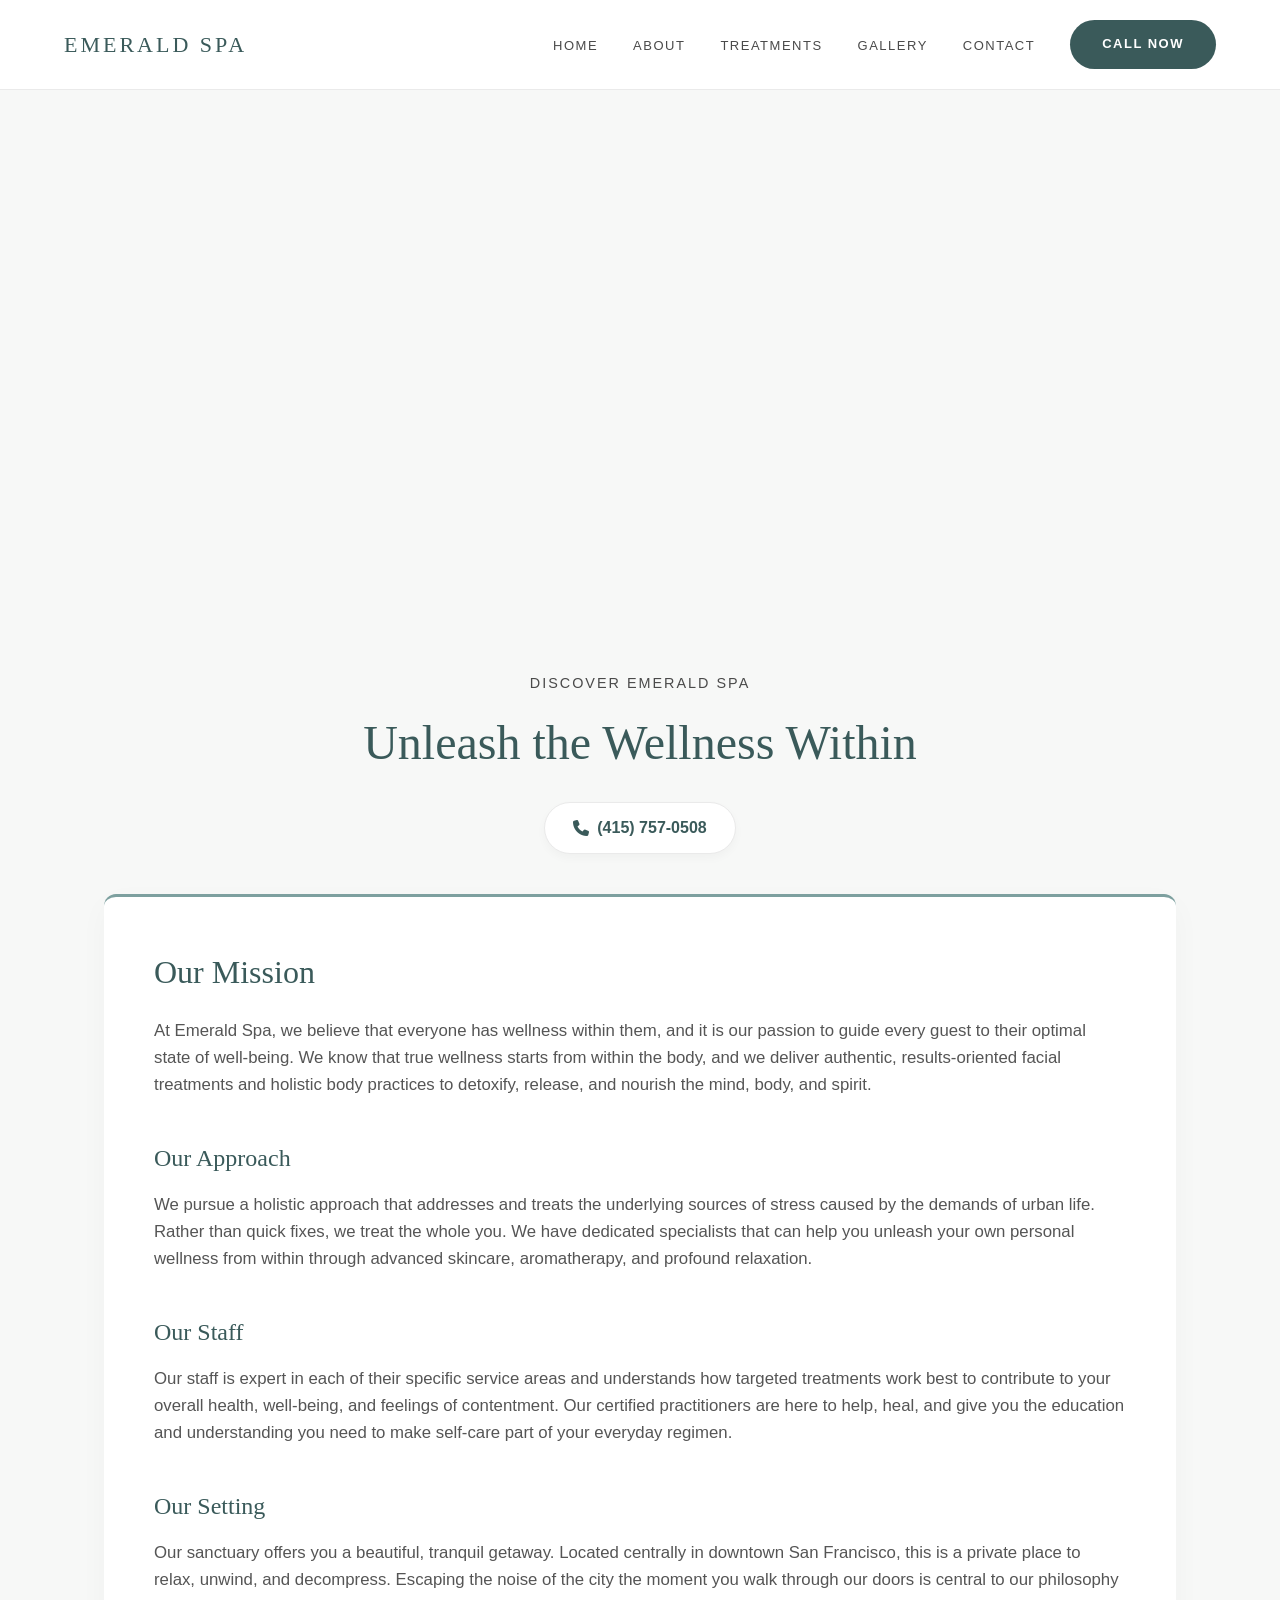
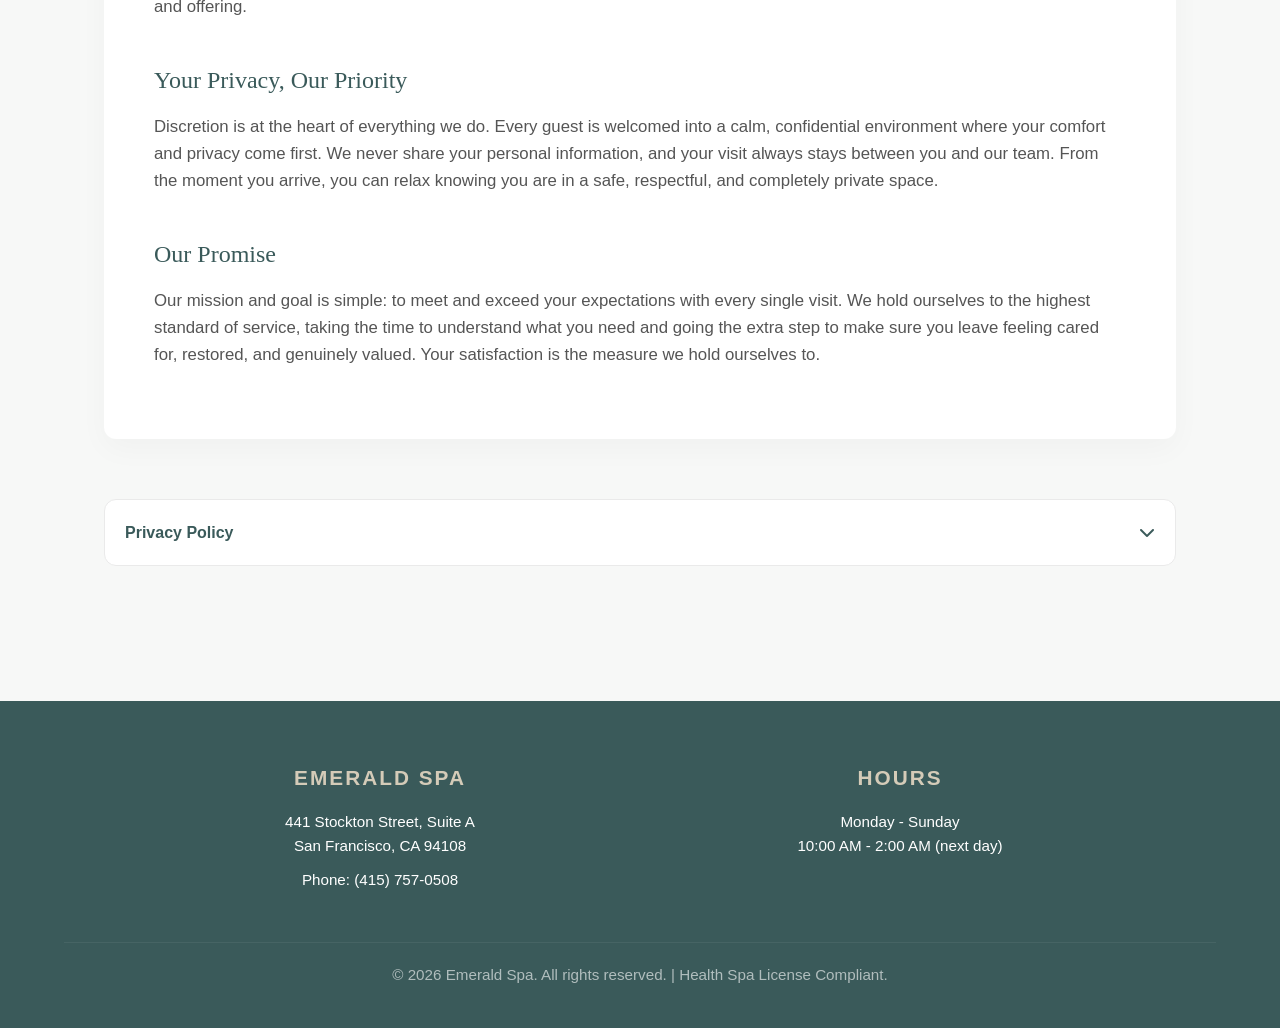
<file: about.html>
<!DOCTYPE html>
<html lang="en">
<head>
    <meta charset="UTF-8">
    <meta name="viewport" content="width=device-width, initial-scale=1.0">
    <title>About Us & Privacy Policy | Emerald Spa San Francisco</title>
    <link rel="stylesheet" href="assets/css/style.css">
    <link rel="stylesheet" href="https://cdnjs.cloudflare.com/ajax/libs/font-awesome/6.5.1/css/all.min.css">
    <style>
        .hero-about { height: 60vh; background-image: url('https://images.unsplash.com/photo-1507525428034-b723cf961d3e?q=80&w=2000'); background-size: cover; background-position: center; }
        .about-content { background: #fff; padding: 50px; border-top: 3px solid var(--ocean-soft); box-shadow: 0 10px 30px rgba(0,0,0,0.03); margin-bottom: 60px; border-radius: 12px; }
        .about-content h2 { font-size: 2rem; margin-bottom: 20px; color: var(--ocean-dark); }
        .about-content h3 { font-size: 1.5rem; margin-top: 40px; margin-bottom: 15px; color: var(--ocean-dark); }
        .about-content p { margin-bottom: 20px; font-size: 1.05rem; color: #555; }
        @media (max-width: 768px) { .about-content { padding: 30px 20px; } }
    </style>
</head>
<body>
    <header class="navbar">
        <div class="logo">Emerald Spa</div>
        <nav>
            <ul class="nav-links">
                <li><a href="index.html">Home</a></li>
                <li><a href="about.html">About</a></li>
                <li><a href="services.html">Treatments</a></li>
                <li><a href="gallery.html">Gallery</a></li>
                <li><a href="contact.html">Contact</a></li>
                <li><a href="contact.html#phone" class="btn-primary">Call Now</a></li>
            </ul>
        </nav>
        <div class="mobile-menu-btn" onclick="toggleMobileMenu()"><i class="fa-solid fa-bars"></i></div>
    </header>

    <div class="hero-about"></div>

    <main class="page-container" style="padding-top: 40px;">
        <div class="text-center" style="margin-bottom: 40px;">
            <span style="color: var(--accent); font-size: 0.9rem; text-transform: uppercase; letter-spacing: 2px;">Discover Emerald Spa</span>
            <h1 style="font-size: 3rem; margin-top: 10px;">Unleash the Wellness Within</h1>
            <a href="tel:4157570508" class="pill" style="margin-top: 20px;"><i class="fa-solid fa-phone"></i> (415) 757-0508</a>
        </div>

        <div class="about-content">
            <h2>Our Mission</h2>
            <p>At Emerald Spa, we believe that everyone has wellness within them, and it is our passion to guide every guest to their optimal state of well-being. We know that true wellness starts from within the body, and we deliver authentic, results-oriented facial treatments and holistic body practices to detoxify, release, and nourish the mind, body, and spirit.</p>
            
            <h3>Our Approach</h3>
            <p>We pursue a holistic approach that addresses and treats the underlying sources of stress caused by the demands of urban life. Rather than quick fixes, we treat the whole you. We have dedicated specialists that can help you unleash your own personal wellness from within through advanced skincare, aromatherapy, and profound relaxation.</p>
            
            <h3>Our Staff</h3>
            <p>Our staff is expert in each of their specific service areas and understands how targeted treatments work best to contribute to your overall health, well-being, and feelings of contentment. Our certified practitioners are here to help, heal, and give you the education and understanding you need to make self-care part of your everyday regimen.</p>
            
            <h3>Our Setting</h3>
            <p>Our sanctuary offers you a beautiful, tranquil getaway. Located centrally in downtown San Francisco, this is a private place to relax, unwind, and decompress. Escaping the noise of the city the moment you walk through our doors is central to our philosophy and offering.</p>

            <h3>Your Privacy, Our Priority</h3>
            <p>Discretion is at the heart of everything we do. Every guest is welcomed into a calm, confidential environment where your comfort and privacy come first. We never share your personal information, and your visit always stays between you and our team. From the moment you arrive, you can relax knowing you are in a safe, respectful, and completely private space.</p>

            <h3>Our Promise</h3>
            <p>Our mission and goal is simple: to meet and exceed your expectations with every single visit. We hold ourselves to the highest standard of service, taking the time to understand what you need and going the extra step to make sure you leave feeling cared for, restored, and genuinely valued. Your satisfaction is the measure we hold ourselves to.</p>
        </div>

        <div class="accordion">
            <div class="accordion-header" onclick="toggleAccordion(this)">
                <span>Privacy Policy</span>
                <i class="fa-solid fa-chevron-down accordion-icon"></i>
            </div>
            <div class="accordion-content">
                <p><em>Updated January 1, 2026</em></p>
                <p>Emerald Spa values its users' privacy. This Privacy Policy will help you understand how we collect and use personal information from those who visit our website or make use of our online facilities and services, and what we will and will not do with the information we collect.</p>
                
                <h4 style="margin-top: 15px; margin-bottom: 5px; color: var(--text-dark);">Information We Collect</h4>
                <p>It is always up to you whether to disclose personally identifiable information to us. We only collect the information you voluntarily provide, such as your name and phone number when you call to schedule an appointment. We collect this data solely to better understand your needs, improve our services, and contact you regarding your appointments. We do not use any third-party booking platforms.</p>
                
                <h4 style="margin-top: 15px; margin-bottom: 5px; color: var(--text-dark);">Use & Disclosure of Information</h4>
                <p>Emerald Spa does not now, nor will it in the future, sell, rent or lease any of its customer lists and/or names to any third parties. We may disclose your information only as necessary to provide services you have ordered, or as required by law.</p>
            </div>
        </div>
    </main>

    <footer>
        <div class="footer-grid">
            <div><h4>Emerald Spa</h4><p>441 Stockton Street, Suite A<br>San Francisco, CA 94108</p><p>Phone: (415) 757-0508</p></div>
            <div><h4>Hours</h4><p>Monday - Sunday<br>10:00 AM - 2:00 AM (next day)</p></div>
        </div>
        <div class="footer-bottom"><p>&copy; 2026 Emerald Spa. All rights reserved. | Health Spa License Compliant.</p></div>
    </footer>
    <script src="assets/js/main.js"></script>
</body>
</html>
</file>
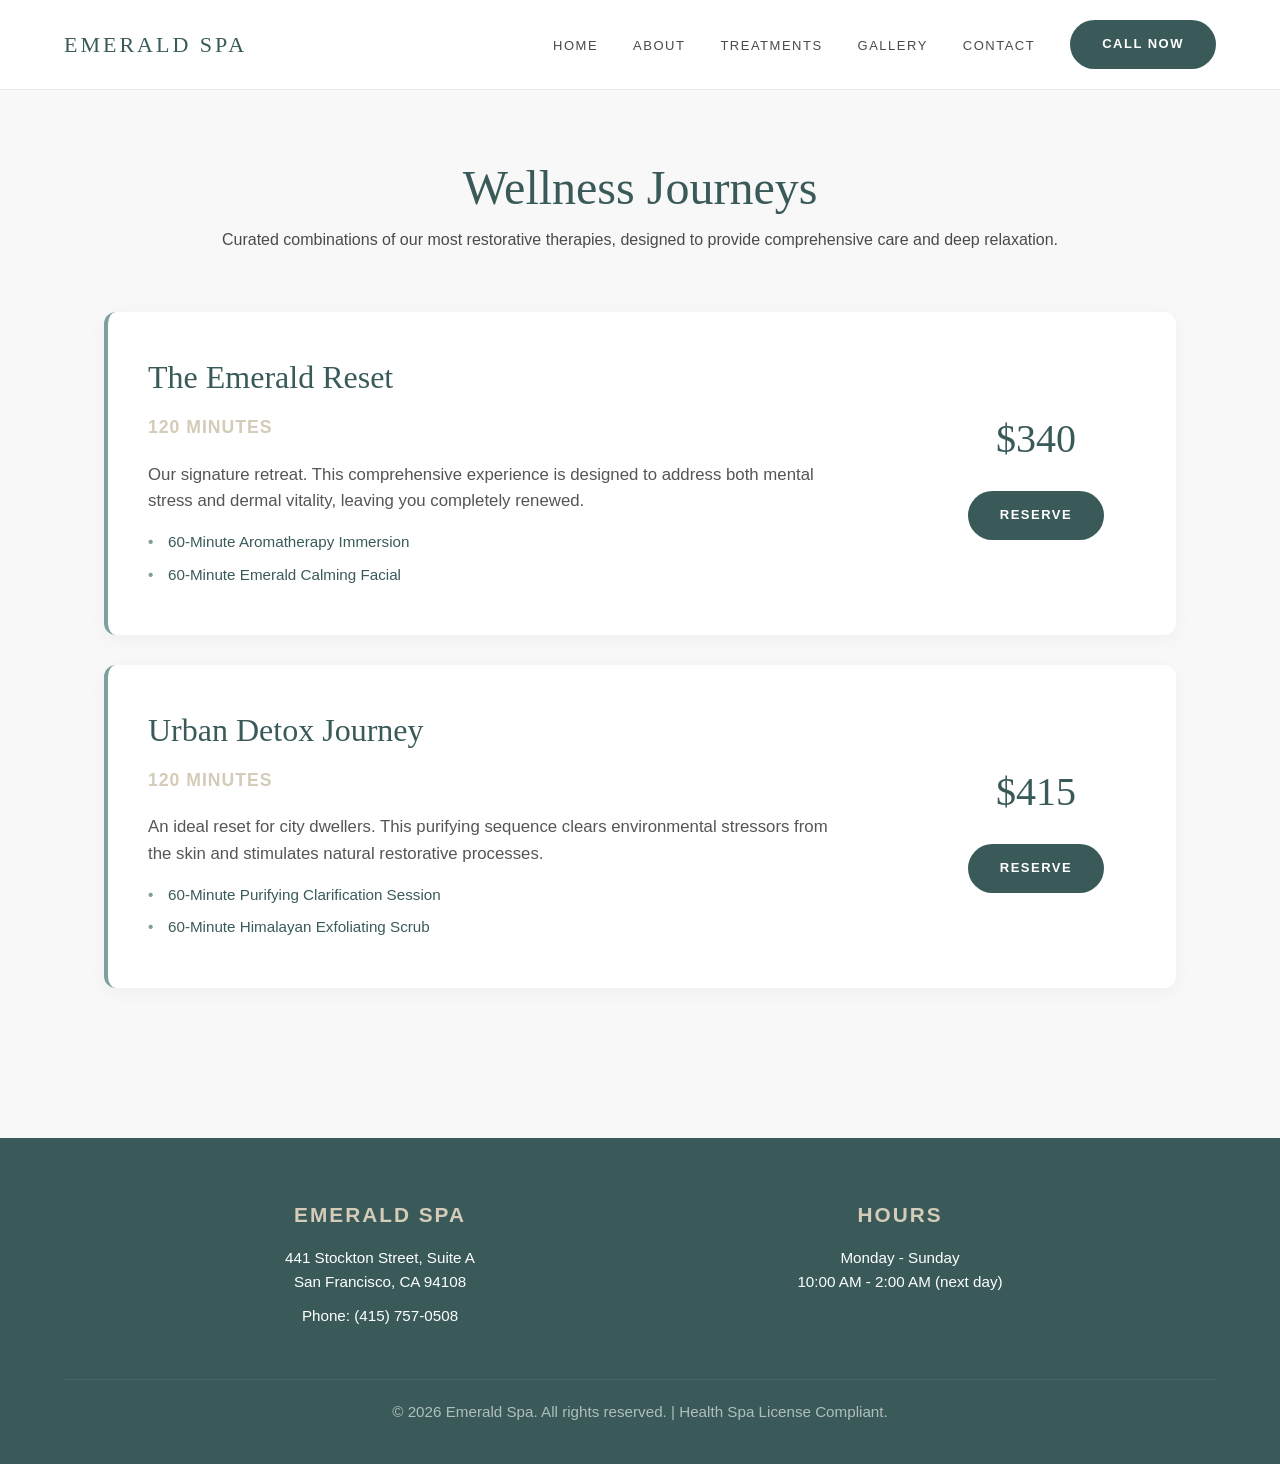
<file: packages.html>
<!DOCTYPE html>
<html lang="en">
<head>
    <meta charset="UTF-8">
    <meta name="viewport" content="width=device-width, initial-scale=1.0">
    <meta name="robots" content="noindex, nofollow">
    <title>Specials & Packages | Emerald Spa San Francisco</title>
    <link rel="stylesheet" href="assets/css/style.css">
    <link rel="stylesheet" href="https://cdnjs.cloudflare.com/ajax/libs/font-awesome/6.5.1/css/all.min.css">
    <style>
        .package-card { background: #fff; padding: 40px; border-left: 4px solid var(--ocean-soft); border-radius: 12px; box-shadow: 0 5px 20px rgba(0,0,0,0.04); display: flex; justify-content: space-between; align-items: center; margin-bottom: 30px;}
        .package-info { max-width: 70%; }
        .package-info h2 { font-size: 2rem; margin-bottom: 10px; color: var(--ocean-dark); }
        .package-meta { display: flex; gap: 20px; margin-bottom: 20px; font-weight: 600; color: var(--sand-accent); font-size: 1.1rem; text-transform: uppercase; letter-spacing: 1px; }
        .package-info p { color: #555; font-size: 1.05rem; margin-bottom: 15px; }
        .package-includes { list-style: none; margin-top: 15px; }
        .package-includes li { position: relative; padding-left: 20px; margin-bottom: 8px; color: var(--ocean-dark); font-size: 0.95rem; }
        .package-includes li::before { content: "•"; position: absolute; left: 0; color: var(--ocean-soft); font-weight: bold; }
        .package-action { text-align: center; min-width: 200px; }
        .package-price { font-size: 2.5rem; color: var(--ocean-dark); font-family: var(--font-heading); margin-bottom: 20px; }
        @media (max-width: 768px) { .package-card { padding: 25px; } }
    </style>
</head>
<body>
    <header class="navbar">
        <div class="logo">Emerald Spa</div>
        <nav>
            <ul class="nav-links">
                <li><a href="index.html">Home</a></li>
                <li><a href="about.html">About</a></li>
                <li><a href="services.html">Treatments</a></li>
                <li><a href="gallery.html">Gallery</a></li>
                <li><a href="contact.html">Contact</a></li>
                <li><a href="contact.html#phone" class="btn-primary">Call Now</a></li>
            </ul>
        </nav>
        <div class="mobile-menu-btn" onclick="toggleMobileMenu()"><i class="fa-solid fa-bars"></i></div>
    </header>

    <main class="page-container">
        <div class="text-center" style="margin-bottom: 60px;">
            <h1 style="font-size: 3rem;">Wellness Journeys</h1>
            <p>Curated combinations of our most restorative therapies, designed to provide comprehensive care and deep relaxation.</p>
        </div>

        <div>
            <div class="package-card">
                <div class="package-info">
                    <h2>The Emerald Reset</h2>
                    <div class="package-meta"><span>120 Minutes</span></div>
                    <p>Our signature retreat. This comprehensive experience is designed to address both mental stress and dermal vitality, leaving you completely renewed.</p>
                    <ul class="package-includes">
                        <li>60-Minute Aromatherapy Immersion</li>
                        <li>60-Minute Emerald Calming Facial</li>
                    </ul>
                </div>
                <div class="package-action">
                    <div class="package-price">$340</div>
                    <a href="https://tidycal.com/mzpan2265" target="_blank" class="btn-primary">Reserve</a>
                </div>
            </div>

            <div class="package-card">
                <div class="package-info">
                    <h2>Urban Detox Journey</h2>
                    <div class="package-meta"><span>120 Minutes</span></div>
                    <p>An ideal reset for city dwellers. This purifying sequence clears environmental stressors from the skin and stimulates natural restorative processes.</p>
                    <ul class="package-includes">
                        <li>60-Minute Purifying Clarification Session</li>
                        <li>60-Minute Himalayan Exfoliating Scrub</li>
                    </ul>
                </div>
                <div class="package-action">
                    <div class="package-price">$415</div>
                    <a href="https://tidycal.com/mzpan2265" target="_blank" class="btn-primary">Reserve</a>
                </div>
            </div>
        </div>
    </main>

    <footer>
        <div class="footer-grid">
            <div><h4>Emerald Spa</h4><p>441 Stockton Street, Suite A<br>San Francisco, CA 94108</p><p>Phone: (415) 757-0508</p></div>
            <div><h4>Hours</h4><p>Monday - Sunday<br>10:00 AM - 2:00 AM (next day)</p></div>
        </div>
        <div class="footer-bottom"><p>&copy; 2026 Emerald Spa. All rights reserved. | Health Spa License Compliant.</p></div>
    </footer>
    <script src="assets/js/main.js"></script>
</body>
</html>
</file>
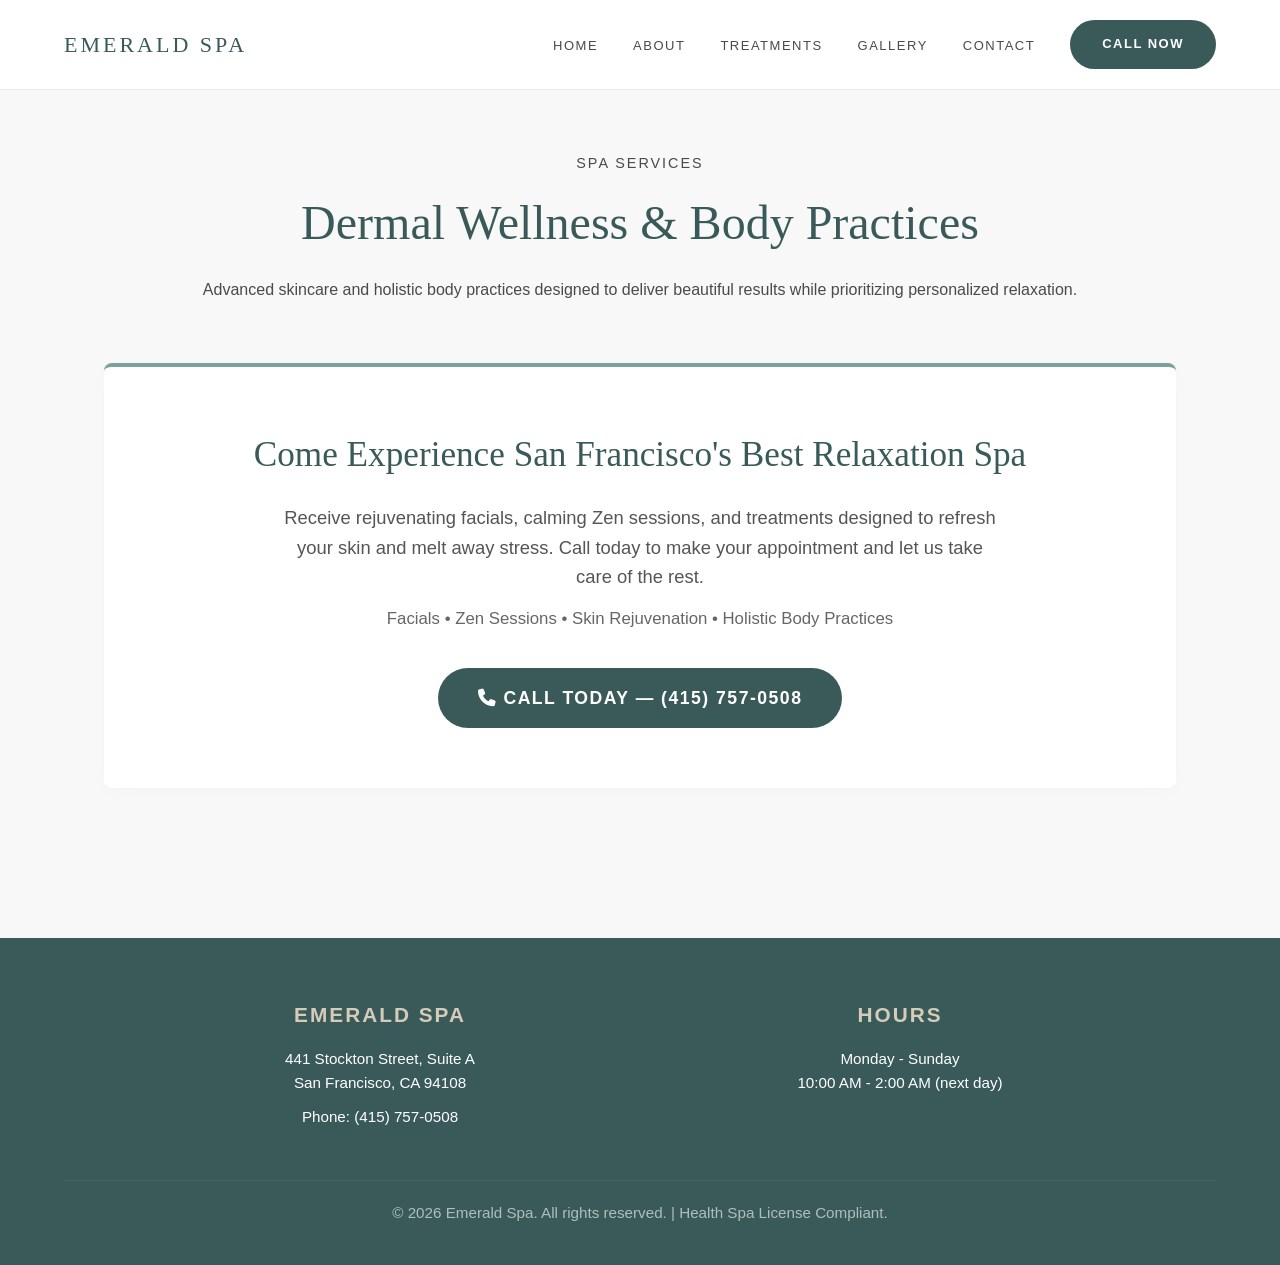
<file: services.html>
<!DOCTYPE html>
<html lang="en">
<head>
    <meta charset="UTF-8">
    <meta name="viewport" content="width=device-width, initial-scale=1.0">
    <title>Wellness Treatments | Emerald Spa San Francisco</title>
    <link rel="stylesheet" href="assets/css/style.css">
    <link rel="stylesheet" href="https://cdnjs.cloudflare.com/ajax/libs/font-awesome/6.5.1/css/all.min.css">
    <style>
        .menu-item { background: #fff; padding: 40px; box-shadow: 0 5px 20px rgba(0,0,0,0.02); margin-bottom: 30px; border-left: 4px solid var(--ocean-soft); border-radius: 8px;}
        .menu-meta { display: flex; flex-wrap: wrap; justify-content: space-between; align-items: baseline; margin-bottom: 15px; gap: 10px;}
        .menu-meta h3 { font-size: 1.5rem; font-weight: 600; text-transform: uppercase; letter-spacing: 1px;}
        .price-dur { color: var(--ocean-dark); font-weight: bold; font-size: 1.1rem; }
        .menu-item p { color: #555; font-size: 1rem; margin-bottom: 20px; }
        .category-title { border-bottom: 1px solid var(--ocean-soft); padding-bottom: 15px; margin-bottom: 40px; font-size: 2.2rem; text-align: center; }
        @media (max-width: 768px) { .menu-item { padding: 25px; } .menu-meta h3 { font-size: 1.2rem; } }
    </style>
</head>
<body>
    <header class="navbar">
        <div class="logo">Emerald Spa</div>
        <nav>
            <ul class="nav-links">
                <li><a href="index.html">Home</a></li>
                <li><a href="about.html">About</a></li>
                <li><a href="services.html">Treatments</a></li>
                <li><a href="gallery.html">Gallery</a></li>
                <li><a href="contact.html">Contact</a></li>
                <li><a href="contact.html#phone" class="btn-primary">Call Now</a></li>
            </ul>
        </nav>
        <div class="mobile-menu-btn" onclick="toggleMobileMenu()"><i class="fa-solid fa-bars"></i></div>
    </header>

    <main class="page-container">
        <div class="text-center" style="margin-bottom: 60px;">
            <span style="color: var(--accent); font-size: 0.9rem; text-transform: uppercase; letter-spacing: 2px;">Spa Services</span>
            <h1 style="font-size: 3rem; margin-top: 10px;">Dermal Wellness & Body Practices</h1>
            <p style="margin-top: 15px;">Advanced skincare and holistic body practices designed to deliver beautiful results while prioritizing personalized relaxation.</p>
        </div>

        <section class="menu-item" style="text-align: center; border-left: none; border-top: 4px solid var(--ocean-soft); padding: 60px 40px;">
            <h2 style="font-size: 2.2rem; margin-bottom: 20px; color: var(--ocean-dark);">Come Experience San Francisco's Best Relaxation Spa</h2>
            <p style="font-size: 1.15rem; max-width: 720px; margin: 0 auto 15px;">Receive rejuvenating facials, calming Zen sessions, and treatments designed to refresh your skin and melt away stress. Call today to make your appointment and let us take care of the rest.</p>
            <p style="font-size: 1.05rem; color: #666; max-width: 720px; margin: 0 auto 35px;">Facials • Zen Sessions • Skin Rejuvenation • Holistic Body Practices</p>
            <a href="tel:4157570508" class="btn-primary" style="font-size: 1.1rem; padding: 16px 40px;"><i class="fa-solid fa-phone"></i> Call Today &mdash; (415) 757-0508</a>
        </section>
    </main>

    <footer>
        <div class="footer-grid">
            <div><h4>Emerald Spa</h4><p>441 Stockton Street, Suite A<br>San Francisco, CA 94108</p><p>Phone: (415) 757-0508</p></div>
            <div><h4>Hours</h4><p>Monday - Sunday<br>10:00 AM - 2:00 AM (next day)</p></div>
        </div>
        <div class="footer-bottom"><p>&copy; 2026 Emerald Spa. All rights reserved. | Health Spa License Compliant.</p></div>
    </footer>
    <script src="assets/js/main.js"></script>
</body>
</html>
</file>
<file: assets/css/style.css>
:root {
    --ocean-dark: #3a5a5a;
    --ocean-soft: #7da09f;
    --sand-accent: #d4cbb8;
    --bg-light: #f7f8f7;
    --text-dark: #4a4a4a;
    --font-heading: 'Playfair Display', serif;
    --font-body: 'Lato', sans-serif;
}

* { margin: 0; padding: 0; box-sizing: border-box; }

body {
    font-family: var(--font-body);
    background-color: var(--bg-light);
    color: var(--text-dark);
    line-height: 1.6;
    overflow-x: hidden;
}

h1, h2, h3, .logo { font-family: var(--font-heading); color: var(--ocean-dark); font-weight: 400; }

img { max-width: 100%; height: auto; display: block; }

/* Navbar */
.navbar {
    display: flex;
    justify-content: space-between;
    align-items: center;
    padding: 20px 5%;
    background-color: #ffffff;
    border-bottom: 1px solid #eaeaea;
    position: sticky;
    top: 0;
    z-index: 1000;
}

.logo { font-size: 22px; letter-spacing: 3px; text-transform: uppercase; color: var(--ocean-dark); }

.nav-links { list-style: none; display: flex; gap: 35px; align-items: center; margin: 0; padding: 0;}
.nav-links a { text-decoration: none; color: var(--text-dark); font-size: 13px; text-transform: uppercase; letter-spacing: 1.5px; transition: color 0.3s ease; }
.nav-links a:hover { color: var(--ocean-soft); }

.btn-primary {
    display: inline-block;
    background-color: var(--ocean-dark);
    color: #ffffff !important;
    padding: 14px 32px;
    text-decoration: none;
    text-transform: uppercase;
    font-size: 13px;
    font-weight: 600;
    letter-spacing: 1.5px;
    border-radius: 50px;
    transition: all 0.3s ease;
    text-align: center;
    border: none;
    cursor: pointer;
}
.btn-primary:hover { background-color: var(--ocean-soft); transform: translateY(-2px); }

/* Mobile Menu Button */
.mobile-menu-btn { display: none; font-size: 24px; color: var(--ocean-dark); cursor: pointer; }

/* Links & Pills */
.pill { display: inline-flex; align-items: center; gap: 8px; padding: 12px 28px; border-radius: 50px; background: #ffffff; color: var(--ocean-dark); font-weight: 600; text-decoration: none; border: 1px solid #eaeaea; box-shadow: 0 4px 10px rgba(0,0,0,0.03); transition: all 0.3s ease; }
.pill:hover { border-color: var(--ocean-soft); transform: translateY(-2px); color: var(--ocean-dark); }

.link-arrow { display: inline-block; margin-top: 30px; text-decoration: none; color: var(--ocean-dark); font-weight: 600; text-transform: uppercase; font-size: 0.9rem; letter-spacing: 1.5px; transition: all 0.3s ease; border: 1px solid var(--ocean-dark); padding: 12px 24px; border-radius: 50px; }
.link-arrow:hover { background-color: var(--ocean-dark); color: #ffffff; }

/* Accordions */
.accordion { border: 1px solid #eaeaea; border-radius: 12px; overflow: hidden; margin-bottom: 15px; background: #fff; width: 100%; transition: border-color 0.3s ease;}
.accordion-header { padding: 20px; font-weight: 600; cursor: pointer; display: flex; justify-content: space-between; align-items: center; color: var(--ocean-dark); }
.accordion-content { padding: 0 20px 20px; display: none; color: #555; font-size: 0.95rem; }
.accordion.active .accordion-content { display: block; }
.accordion-icon { transition: transform 0.3s ease; }
.accordion.active .accordion-icon { transform: rotate(180deg); }

/* Universal Layout Classes */
.page-container { padding: 60px 5%; max-width: 1200px; margin: 0 auto; }
.grid-2 { display: grid; grid-template-columns: repeat(auto-fit, minmax(300px, 1fr)); gap: 40px; }
.text-center { text-align: center; }

/* Gallery Page Layout */
.section-title { font-size: 2.5rem; border-bottom: 2px solid var(--ocean-soft); padding-bottom: 15px; margin-bottom: 40px; color: var(--ocean-dark); }
.gallery-hero-img { width: 100%; height: 500px; object-fit: cover; border-radius: 16px; margin-bottom: 20px; box-shadow: 0 10px 30px rgba(0,0,0,0.05); }
.gallery-split { display: grid; grid-template-columns: 1fr 1fr; gap: 20px; margin-bottom: 20px; }
.gallery-split img { width: 100%; height: 400px; object-fit: cover; border-radius: 16px; box-shadow: 0 5px 15px rgba(0,0,0,0.05); }
.gallery-collage { display: grid; grid-template-columns: repeat(auto-fill, minmax(250px, 1fr)); gap: 20px; margin-bottom: 60px; }
.gallery-collage img { width: 100%; height: 250px; object-fit: cover; border-radius: 12px; transition: transform 0.3s ease; }
.gallery-collage img:hover { transform: scale(1.03); }

/* Practitioner Alternating Rows */
.practitioner-row { display: flex; flex-wrap: wrap; gap: 60px; align-items: center; margin-bottom: 80px; }
.practitioner-text, .practitioner-img { flex: 1; min-width: 300px; }
.practitioner-img img { width: 100%; border-radius: 16px; box-shadow: 0 10px 40px rgba(0,0,0,0.08); object-fit: cover; height: 500px;}
.practitioner-text h3 { font-size: 2.5rem; margin-bottom: 5px; }
.practitioner-text h4 { font-size: 1rem; color: var(--ocean-soft); text-transform: uppercase; letter-spacing: 2px; margin-bottom: 20px; }
@media (min-width: 769px) {
    .practitioner-row.reverse { flex-direction: row-reverse; }
}

/* Cards */
.booking-card { max-width: 600px; margin: 60px auto; background: #fff; padding: 40px 5%; border-radius: 24px; box-shadow: 0 10px 40px rgba(0,0,0,0.04); border: 1px solid #eaeaea; text-align: center; }
.booking-card h3 { font-size: 1.8rem; margin-bottom: 15px; line-height: 1.3;}
.booking-card p { color: #666; margin-bottom: 30px; font-size: 1rem; }
.booking-card .meta { font-size: 0.85rem; color: #888; margin-top: 20px; }

/* Footer */
footer { background-color: var(--ocean-dark); color: #ffffff; padding: 60px 5% 30px; text-align: center; margin-top: 60px; }
footer h4 { color: var(--sand-accent); margin-bottom: 15px; font-size: 1.3rem; letter-spacing: 2px; text-transform: uppercase; }
footer p { font-weight: 300; margin-bottom: 10px; font-size: 0.95rem;}
.footer-grid { display: grid; grid-template-columns: repeat(auto-fit, minmax(250px, 1fr)); gap: 40px; max-width: 1000px; margin: 0 auto; text-align: center; }
.footer-bottom { margin-top: 40px; font-size: 0.85rem; opacity: 0.6; border-top: 1px solid rgba(255,255,255,0.1); padding-top: 20px; }

/* ================================== */
/* MOBILE RESPONSIVE MEDIA QUERIES    */
/* ================================== */
@media (max-width: 768px) {
    /* Navbar */
    .mobile-menu-btn { display: block; }
    .nav-links {
        display: none;
        flex-direction: column;
        position: absolute;
        top: 100%;
        left: 0;
        width: 100%;
        background-color: #ffffff;
        padding: 20px;
        box-shadow: 0 10px 20px rgba(0,0,0,0.05);
        border-top: 1px solid #eaeaea;
    }
    .nav-links.active { display: flex; }
    
    /* Ensure mobile book button contrasts with white background */
    .nav-links .btn-primary { 
        display: block; 
        width: 100%; 
        margin-top: 15px; 
        background-color: var(--ocean-dark); 
        color: #ffffff !important; 
    }

    /* Typography */
    h1 { font-size: 2.5rem !important; }
    h2 { font-size: 2rem !important; }
    
    /* Hero Adjustments */
    .hero-index { height: 70vh !important; }
    
    /* Grids */
    .gallery-split { grid-template-columns: 1fr; }
    .gallery-split img { height: 250px; }
    .gallery-hero-img { height: 250px; }
    .practitioner-img img { height: 350px; }
}
</file>
